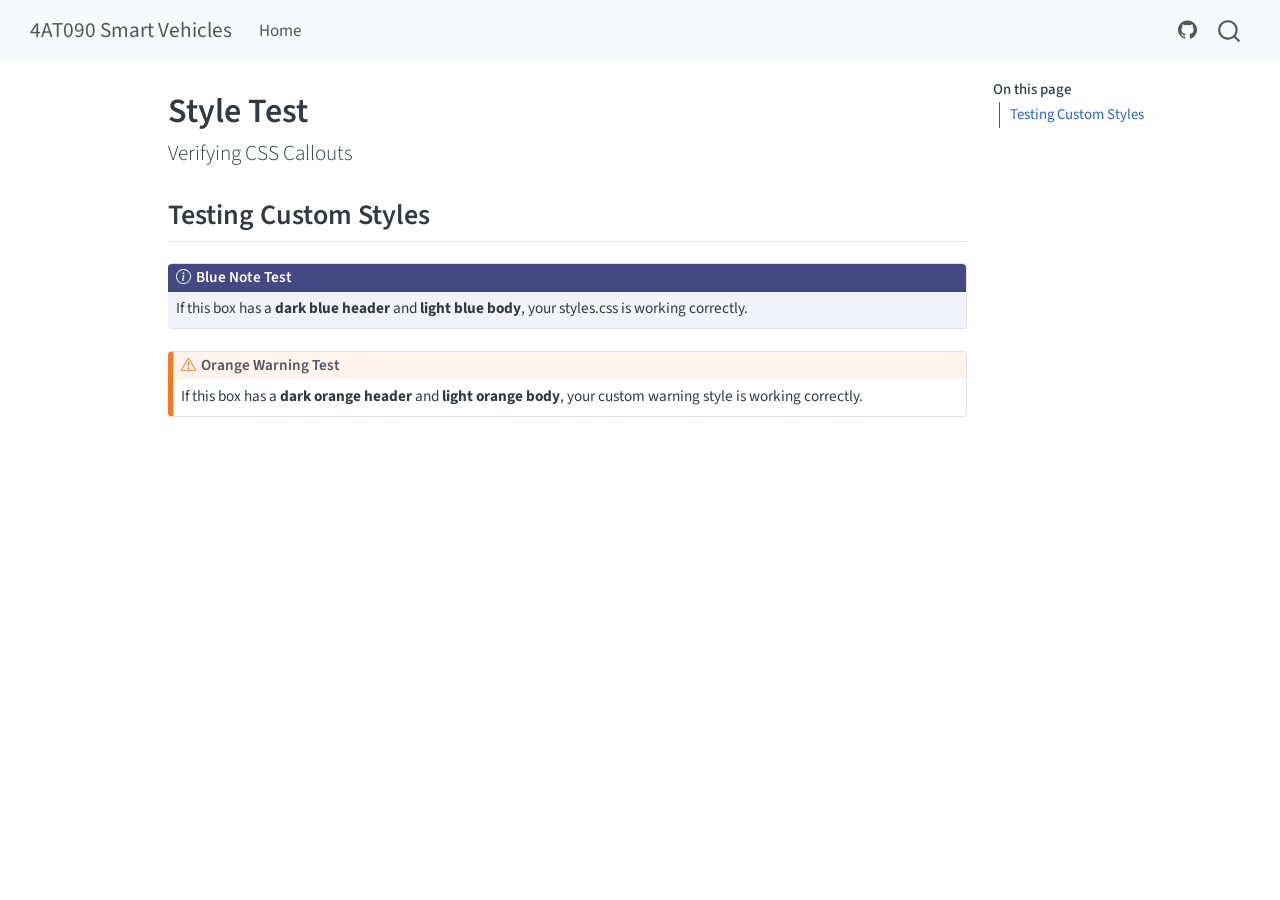
<file: Sample.html>
<!DOCTYPE html>
<html xmlns="http://www.w3.org/1999/xhtml" lang="en" xml:lang="en"><head>

<meta charset="utf-8">
<meta name="generator" content="quarto-1.11.9">

<meta name="viewport" content="width=device-width, initial-scale=1.0, user-scalable=yes">


<title>Style Test – 4AT090 Smart Vehicles</title>
<style>
/* Default styles provided by pandoc.
** See https://pandoc.org/MANUAL.html#variables-for-html for config info.
*/
span.smallcaps{font-variant: small-caps;}
div.columns{display: flex; gap: 1.5em;}
div.column{flex: auto;}
@media screen {
div.columns{gap: min(4vw, 1.5em);}
div.column{overflow-x: auto;}
}
div.hanging-indent{margin-left: 1.5em; text-indent: -1.5em;}
ul.task-list{list-style: none;}
ul.task-list li input[type="checkbox"] {
  width: 0.8em;
  margin: 0 0.8em 0.2em -1em; /* quarto-specific, see https://github.com/quarto-dev/quarto-cli/issues/4556 */ 
  vertical-align: middle;
}
</style>


<script src="site_libs/quarto-nav/quarto-nav.js"></script>
<script src="site_libs/quarto-nav/headroom.min.js"></script>
<script src="site_libs/clipboard/clipboard.min.js"></script>
<script src="site_libs/quarto-search/autocomplete.umd.js"></script>
<script src="site_libs/quarto-search/fuse.min.js"></script>
<script src="site_libs/quarto-search/quarto-search.js"></script>
<meta name="quarto:offset" content="./">
<script src="site_libs/quarto-html/quarto.js" type="module"></script>
<script src="site_libs/quarto-html/tabsets/tabsets.js" type="module"></script>
<script src="site_libs/quarto-html/scrollable-regions/scrollable-regions.js" type="module"></script>
<script src="site_libs/quarto-html/popper.min.js"></script>
<script src="site_libs/quarto-html/tippy.umd.min.js"></script>
<script src="site_libs/quarto-html/anchor.min.js"></script>
<link href="site_libs/quarto-html/tippy.css" rel="stylesheet">
<link href="site_libs/quarto-html/quarto-syntax-highlighting-63b5708e65d6cd79cd7618c58d0c21e7.css" rel="stylesheet" id="quarto-text-highlighting-styles">
<script src="site_libs/bootstrap/bootstrap.min.js"></script>
<link href="site_libs/bootstrap/bootstrap-icons.css" rel="stylesheet">
<link href="site_libs/bootstrap/bootstrap-11dfed304549e7d9db55013033367f26.min.css" rel="stylesheet" append-hash="true" id="quarto-bootstrap" data-mode="light">
<script id="quarto-search-options" type="application/json">{
  "location": "navbar",
  "copy-button": false,
  "collapse-after": 3,
  "panel-placement": "end",
  "type": "overlay",
  "limit": 50,
  "keyboard-shortcut": [
    "f",
    "/",
    "s"
  ],
  "show-item-context": false,
  "language": {
    "search-no-results-text": "No results",
    "search-matching-documents-text": "matching documents",
    "search-copy-link-title": "Copy link to search",
    "search-hide-matches-text": "Hide additional matches",
    "search-more-match-text": "more match in this document",
    "search-more-matches-text": "more matches in this document",
    "search-clear-button-title": "Clear",
    "search-text-placeholder": "",
    "search-detached-cancel-button-title": "Cancel",
    "search-submit-button-title": "Submit",
    "search-label": "Search"
  }
}</script>


<link rel="stylesheet" href="styles.css">
</head>

<body class="nav-fixed quarto-light"><a id="quarto-skip-link" class="visually-hidden-focusable" href="#quarto-document-content">Skip to main content</a>

<div id="quarto-search-results"></div>
  <header id="quarto-header" class="headroom fixed-top">
    <nav class="navbar navbar-expand-lg " data-bs-theme="dark" aria-label="Site">
      <div class="navbar-container container-fluid">
      <div class="navbar-brand-container mx-auto">
    <a class="navbar-brand" href="./index.html">
    <span class="navbar-title">4AT090 Smart Vehicles</span>
    </a>
  </div>
          <button class="navbar-toggler" type="button" data-bs-toggle="collapse" data-bs-target="#navbarCollapse" aria-controls="navbarCollapse" aria-expanded="false" aria-label="Toggle navigation" onclick="if (window.quartoToggleHeadroom) { window.quartoToggleHeadroom(); }">
  <span class="navbar-toggler-icon"></span>
</button>
          <div class="collapse navbar-collapse" id="navbarCollapse">
            <ul class="navbar-nav navbar-nav-scroll me-auto">
  <li class="nav-item">
    <a class="nav-link" href="./index.html"> 
<span class="menu-text">Home</span></a>
  </li>  
</ul>
            <ul class="navbar-nav navbar-nav-scroll ms-auto">
  <li class="nav-item compact">
    <a class="nav-link" href="https://github.com/robertvs333/smart-vehicles"> <i class="bi bi-github" role="img">
</i> 
<span class="menu-text"></span></a>
  </li>  
</ul>
          </div> <!-- /navcollapse -->
            <div class="quarto-navbar-tools">
</div>
            <div id="quarto-search" class="" title="Search"></div>
      </div> <!-- /container-fluid -->
    </nav>
</header>
<!-- content -->
<div id="quarto-content" class="quarto-container page-columns page-rows-contents page-layout-article page-navbar">
<!-- sidebar -->
<!-- margin-sidebar -->
    <div id="quarto-margin-sidebar" class="sidebar margin-sidebar">
        <nav id="TOC" role="doc-toc" aria-labelledby="toc-title" class="toc-active">
    <h2 id="toc-title">On this page</h2>
   
  <ul>
  <li><a href="#testing-custom-styles" id="toc-testing-custom-styles" class="nav-link active" data-scroll-target="#testing-custom-styles">Testing Custom Styles</a></li>
  </ul>
</nav>
    </div>
<!-- main -->
<main class="content" id="quarto-document-content" tabindex="-1">

<header id="title-block-header" class="quarto-title-block default">
<div class="quarto-title">
<h1 class="title">Style Test</h1>
<p class="subtitle lead">Verifying CSS Callouts</p>
</div>



<div class="quarto-title-meta">

    
  
    
  </div>
  


</header>


<section id="testing-custom-styles" class="level2">
<h2 class="anchored" data-anchor-id="testing-custom-styles">Testing Custom Styles</h2>
<div class="callout callout-style-default callout-note callout-titled">
<div class="callout-header d-flex align-content-center">
<div class="callout-icon-container">
<i class="callout-icon"></i>
</div>
<div class="callout-title-container flex-fill">
<span class="screen-reader-only">Note</span>Blue Note Test
</div>
</div>
<div class="callout-body-container callout-body">
<p>If this box has a <strong>dark blue header</strong> and <strong>light blue body</strong>, your styles.css is working correctly.</p>
</div>
</div>
<div class="callout callout-style-default callout-warning callout-titled">
<div class="callout-header d-flex align-content-center">
<div class="callout-icon-container">
<i class="callout-icon"></i>
</div>
<div class="callout-title-container flex-fill">
<span class="screen-reader-only">Warning</span>Orange Warning Test
</div>
</div>
<div class="callout-body-container callout-body">
<p>If this box has a <strong>dark orange header</strong> and <strong>light orange body</strong>, your custom warning style is working correctly.</p>
</div>
</div>


</section>

</main> <!-- /main -->
<script id="quarto-html-after-body" type="application/javascript">
  window.document.addEventListener("DOMContentLoaded", function (event) {
    const icon = "";
    const anchorJS = new window.AnchorJS();
    anchorJS.options = {
      placement: 'right',
      icon: icon
    };
    anchorJS.add('.anchored');
    const isCodeAnnotation = (el) => {
      for (const clz of el.classList) {
        if (clz.startsWith('code-annotation-')) {                     
          return true;
        }
      }
      return false;
    }
    const onCopySuccess = function(e) {
      // button target
      const button = e.trigger;
      // don't keep focus
      button.blur();
      // flash "checked"
      button.classList.add('code-copy-button-checked');
      var currentTitle = button.getAttribute("title");
      button.setAttribute("title", "Copied!");
      let tooltip;
      if (window.bootstrap) {
        button.setAttribute("data-bs-toggle", "tooltip");
        button.setAttribute("data-bs-placement", "left");
        button.setAttribute("data-bs-title", "Copied!");
        tooltip = new bootstrap.Tooltip(button, 
          { trigger: "manual", 
            customClass: "code-copy-button-tooltip",
            offset: [0, -8]});
        tooltip.show();    
      }
      setTimeout(function() {
        if (tooltip) {
          tooltip.hide();
          button.removeAttribute("data-bs-title");
          button.removeAttribute("data-bs-toggle");
          button.removeAttribute("data-bs-placement");
        }
        button.setAttribute("title", currentTitle);
        button.classList.remove('code-copy-button-checked');
      }, 1000);
      // clear code selection
      e.clearSelection();
    }
    const getTextToCopy = function(trigger) {
      const outerScaffold = trigger.parentElement.cloneNode(true);
      const codeEl = outerScaffold.querySelector('code');
      for (const childEl of codeEl.children) {
        if (isCodeAnnotation(childEl)) {
          childEl.remove();
        }
      }
      return codeEl.innerText;
    }
    const clipboard = new window.ClipboardJS('.code-copy-button:not([data-in-quarto-modal])', {
      text: getTextToCopy
    });
    clipboard.on('success', onCopySuccess);
    if (window.document.getElementById('quarto-embedded-source-code-modal')) {
      const clipboardModal = new window.ClipboardJS('.code-copy-button[data-in-quarto-modal]', {
        text: getTextToCopy,
        container: window.document.getElementById('quarto-embedded-source-code-modal')
      });
      clipboardModal.on('success', onCopySuccess);
    }
      var localhostRegex = new RegExp(/^(?:http|https):\/\/localhost\:?[0-9]*\//);
      var mailtoRegex = new RegExp(/^mailto:/);
        var filterRegex = new RegExp("https:\/\/robertvs333\.github\.io\/smart-vehicles\/");
      var isInternal = (href) => {
          return filterRegex.test(href) || localhostRegex.test(href) || mailtoRegex.test(href);
      }
      // Inspect non-navigation links and adorn them if external
      window.quartoDecorateExternalLinks = function (root) {
     var links = (root || window.document).querySelectorAll('a[href]:not(.nav-link):not(.navbar-brand):not(.toc-action):not(.sidebar-link):not(.sidebar-item-toggle):not(.pagination-link):not(.no-external):not([aria-hidden]):not(.dropdown-item):not(.quarto-navigation-tool):not(.about-link)');
      for (var i=0; i<links.length; i++) {
        const link = links[i];
        if (!isInternal(link.href)) {
          // undo the damage that might have been done by quarto-nav.js in the case of
          // links that we want to consider external
          if (link.dataset.originalHref !== undefined) {
            link.href = link.dataset.originalHref;
          }
          if (!link.classList.contains('no-external-icon')) {
          }
        }
      }
      };
      window.quartoDecorateExternalLinks(window.document);
    // Esc closes the popup (WCAG 1.4.13) and focus leaving both trigger and
    // popup closes it (WCAG 2.4.11); tippy handles neither for interactive popups.
    const hideOnEscAndFocusOut = {
      name: 'hideOnEscAndFocusOut',
      defaultValue: true,
      fn(instance) {
        const dismiss = () => {
          // A show scheduled by the trigger delay would otherwise reopen it
          instance.clearDelayTimeouts();
          instance.hide();
        };
        const onKeyDown = (event) => {
          if (event.key !== 'Escape') {
            return;
          }
          // Keep Esc from also reaching page handlers (e.g. reveal.js overview),
          // except an open reveal.js slide menu, which Esc should close too.
          // The menu handles keys only when its keyboard option is on.
          const menuHandlesEsc = window.Reveal?.getPlugin?.('menu')?.isOpen() &&
            window.Reveal.getConfig().menu?.keyboard !== false;
          if (!menuHandlesEsc) {
            event.stopPropagation();
          }
          if (instance.popper.contains(window.document.activeElement)) {
            // Disabled while refocusing so the focus trigger does not reopen it
            instance.disable();
            instance.reference.focus();
            instance.enable();
          }
          dismiss();
        };
        const onFocusOut = (event) => {
          const target = event.relatedTarget;
          if (target && !instance.reference.contains(target) &&
              !instance.popper.contains(target)) {
            dismiss();
          }
        };
        // On the trigger too: a click trigger (code-annotations: select) has no
        // blur handling. Attached for the instance's lifetime so leaving the
        // trigger also cancels a show still pending on the trigger delay.
        instance.reference.addEventListener('focusout', onFocusOut);
        return {
          onShow() {
            window.document.addEventListener('keydown', onKeyDown, true);
            instance.popper.addEventListener('focusout', onFocusOut);
          },
          onHide() {
            window.document.removeEventListener('keydown', onKeyDown, true);
            instance.popper.removeEventListener('focusout', onFocusOut);
          },
          onDestroy() {
            instance.reference.removeEventListener('focusout', onFocusOut);
          },
        };
      },
    };
    function tippyHover(el, contentFn, onTriggerFn, onUntriggerFn) {
      const config = {
        allowHTML: true,
        maxWidth: 500,
        delay: 100,
        arrow: false,
        appendTo: function(el) {
            return el.parentElement;
        },
        interactive: true,
        interactiveBorder: 10,
        theme: 'quarto',
        placement: 'bottom-start',
        plugins: [hideOnEscAndFocusOut],
      };
      if (contentFn) {
        config.content = contentFn;
      }
      if (onTriggerFn) {
        config.onTrigger = onTriggerFn;
      }
      if (onUntriggerFn) {
        config.onUntrigger = onUntriggerFn;
      }
      window.tippy(el, config); 
    }
    const noterefs = window.document.querySelectorAll('a[role="doc-noteref"]');
    for (var i=0; i<noterefs.length; i++) {
      const ref = noterefs[i];
      tippyHover(ref, function() {
        // use id or data attribute instead here
        let href = ref.getAttribute('data-footnote-href') || ref.getAttribute('href');
        try { href = new URL(href).hash; } catch {}
        const id = href.replace(/^#\/?/, "");
        const note = window.document.getElementById(id);
        if (note) {
          return note.innerHTML;
        } else {
          return "";
        }
      });
    }
    const xrefs = window.document.querySelectorAll('a.quarto-xref');
    const processXRef = (id, note) => {
      // Strip column container classes
      const stripColumnClz = (el) => {
        el.classList.remove("page-full", "page-columns");
        if (el.children) {
          for (const child of el.children) {
            stripColumnClz(child);
          }
        }
      }
      stripColumnClz(note)
      if (id === null || id.startsWith('sec-')) {
        // Special case sections, only their first couple elements
        const container = document.createElement("div");
        if (note.children && note.children.length > 2) {
          container.appendChild(note.children[0].cloneNode(true));
          for (let i = 1; i < note.children.length; i++) {
            const child = note.children[i];
            if (child.tagName === "P" && child.innerText === "") {
              continue;
            } else {
              container.appendChild(child.cloneNode(true));
              break;
            }
          }
          if (window.Quarto?.typesetMath) {
            window.Quarto.typesetMath(container);
          }
          return container.innerHTML
        } else {
          if (window.Quarto?.typesetMath) {
            window.Quarto.typesetMath(note);
          }
          return note.innerHTML;
        }
      } else {
        // Remove any anchor links if they are present
        const anchorLink = note.querySelector('a.anchorjs-link');
        if (anchorLink) {
          anchorLink.remove();
        }
        if (window.Quarto?.typesetMath) {
          window.Quarto.typesetMath(note);
        }
        if (note.classList.contains("callout")) {
          return note.outerHTML;
        } else {
          return note.innerHTML;
        }
      }
    }
    for (var i=0; i<xrefs.length; i++) {
      const xref = xrefs[i];
      tippyHover(xref, undefined, function(instance) {
        instance.disable();
        let url = xref.getAttribute('href');
        let hash = undefined; 
        if (url.startsWith('#')) {
          hash = url;
        } else {
          try { hash = new URL(url).hash; } catch {}
        }
        if (hash) {
          const id = hash.replace(/^#\/?/, "");
          const note = window.document.getElementById(id);
          if (note !== null) {
            try {
              const html = processXRef(id, note.cloneNode(true));
              instance.setContent(html);
            } finally {
              instance.enable();
              instance.show();
            }
          } else {
            // See if we can fetch this
            fetch(url.split('#')[0])
            .then(res => res.text())
            .then(html => {
              const parser = new DOMParser();
              const htmlDoc = parser.parseFromString(html, "text/html");
              const note = htmlDoc.getElementById(id);
              if (note !== null) {
                const html = processXRef(id, note);
                instance.setContent(html);
              } 
            }).finally(() => {
              instance.enable();
              instance.show();
            });
          }
        } else {
          // See if we can fetch a full url (with no hash to target)
          // This is a special case and we should probably do some content thinning / targeting
          fetch(url)
          .then(res => res.text())
          .then(html => {
            const parser = new DOMParser();
            const htmlDoc = parser.parseFromString(html, "text/html");
            const note = htmlDoc.querySelector('main.content');
            if (note !== null) {
              // This should only happen for chapter cross references
              // (since there is no id in the URL)
              // remove the first header
              if (note.children.length > 0 && note.children[0].tagName === "HEADER") {
                note.children[0].remove();
              }
              const html = processXRef(null, note);
              instance.setContent(html);
            } 
          }).finally(() => {
            instance.enable();
            instance.show();
          });
        }
      }, function(instance) {
      });
    }
        let selectedAnnoteEl;
        const selectorForAnnotation = ( cell, annotation) => {
          let cellAttr = 'data-code-cell="' + cell + '"';
          let lineAttr = 'data-code-annotation="' +  annotation + '"';
          const selector = 'span[' + cellAttr + '][' + lineAttr + ']';
          return selector;
        }
        const selectCodeLines = (annoteEl) => {
          const doc = window.document;
          const targetCell = annoteEl.getAttribute("data-target-cell");
          const targetAnnotation = annoteEl.getAttribute("data-target-annotation");
          const annoteSpan = window.document.querySelector(selectorForAnnotation(targetCell, targetAnnotation));
          const lines = annoteSpan.getAttribute("data-code-lines").split(",");
          const lineIds = lines.map((line) => {
            return targetCell + "-" + line;
          })
          // Each band is positioned against its own containing block, which is
          // not the offsetParent of the lines, so place it from client rects.
          const placeBand = (band, firstEl, lastEl, codeBlock) => {
            const container = band.offsetParent;
            if (container === null) {
              return;
            }
            const containerRect = container.getBoundingClientRect();
            // Reveal.js scales slides with a transform, so convert client
            // pixels back to the CSS pixels of the container.
            const scale = containerRect.height / container.offsetHeight || 1;
            const firstRect = firstEl.getBoundingClientRect();
            const lastRect = lastEl.getBoundingClientRect();
            const top = (firstRect.top - containerRect.top) / scale - container.clientTop + container.scrollTop;
            const height = (lastRect.bottom - firstRect.top) / scale;
            band.style.top = top - 2 + "px";
            band.style.height = height + 4 + "px";
            if (codeBlock) {
              // Without the copy button wrapper, the containing block is wider
              // than the code block, so span the code block explicitly.
              const blockRect = codeBlock.getBoundingClientRect();
              band.style.left = (blockRect.left - containerRect.left) / scale - container.clientLeft + container.scrollLeft + "px";
              band.style.width = blockRect.width / scale + "px";
            }
          };
          if (lineIds.length > 0) {
            const el = window.document.getElementById(lineIds[0]);
            const lastEl = window.document.getElementById(lineIds[lineIds.length - 1]);
            const parent = el.parentElement.parentElement;
            // cook up a div (if necessary) and position it
            let div = window.document.getElementById("code-annotation-line-highlight");
            if (div === null) {
              div = window.document.createElement("div");
              div.setAttribute("id", "code-annotation-line-highlight");
              div.style.position = 'absolute';
              parent.appendChild(div);
            }
            placeBand(div, el, lastEl, parent.closest("div.sourceCode") || parent);
            let gutterDiv = window.document.getElementById("code-annotation-line-highlight-gutter");
            if (gutterDiv === null) {
              gutterDiv = window.document.createElement("div");
              gutterDiv.setAttribute("id", "code-annotation-line-highlight-gutter");
              gutterDiv.style.position = 'absolute';
              const codeCell = window.document.getElementById(targetCell);
              const gutter = codeCell.querySelector('.code-annotation-gutter');
              gutter.appendChild(gutterDiv);
            }
            placeBand(gutterDiv, el, lastEl);
            selectedAnnoteEl = annoteEl;
          }
        };
        const unselectCodeLines = () => {
          const elementsIds = ["code-annotation-line-highlight", "code-annotation-line-highlight-gutter"];
          elementsIds.forEach((elId) => {
            const div = window.document.getElementById(elId);
            if (div) {
              div.remove();
            }
          });
          selectedAnnoteEl = undefined;
        };
          // Handle positioning of the toggle
      window.addEventListener(
        "resize",
        throttle(() => {
          elRect = undefined;
          if (selectedAnnoteEl) {
            selectCodeLines(selectedAnnoteEl);
          }
        }, 10)
      );
      function throttle(fn, ms) {
      let throttle = false;
      let timer;
        return (...args) => {
          if(!throttle) { // first call gets through
              fn.apply(this, args);
              throttle = true;
          } else { // all the others get throttled
              if(timer) clearTimeout(timer); // cancel #2
              timer = setTimeout(() => {
                fn.apply(this, args);
                timer = throttle = false;
              }, ms);
          }
        };
      }
        // Attach click handler to the DT
        const annoteDls = window.document.querySelectorAll('dt[data-target-cell]');
        for (const annoteDlNode of annoteDls) {
          annoteDlNode.addEventListener('click', (event) => {
            const clickedEl = event.target;
            if (clickedEl !== selectedAnnoteEl) {
              unselectCodeLines();
              const activeEl = window.document.querySelector('dt[data-target-cell].code-annotation-active');
              if (activeEl) {
                activeEl.classList.remove('code-annotation-active');
              }
              selectCodeLines(clickedEl);
              clickedEl.classList.add('code-annotation-active');
            } else {
              // Unselect the line
              unselectCodeLines();
              clickedEl.classList.remove('code-annotation-active');
            }
          });
        }
    const findCites = (el) => {
      const parentEl = el.parentElement;
      if (parentEl) {
        const cites = parentEl.dataset.cites;
        if (cites) {
          return {
            el,
            cites: cites.split(' ')
          };
        } else {
          return findCites(el.parentElement)
        }
      } else {
        return undefined;
      }
    };
    var bibliorefs = window.document.querySelectorAll('a[role="doc-biblioref"]');
    for (var i=0; i<bibliorefs.length; i++) {
      const ref = bibliorefs[i];
      const citeInfo = findCites(ref);
      if (citeInfo) {
        tippyHover(citeInfo.el, function() {
          var popup = window.document.createElement('div');
          citeInfo.cites.forEach(function(cite) {
            var citeDiv = window.document.createElement('div');
            citeDiv.classList.add('hanging-indent');
            citeDiv.classList.add('csl-entry');
            var biblioDiv = window.document.getElementById('ref-' + cite);
            if (biblioDiv) {
              citeDiv.innerHTML = biblioDiv.innerHTML;
            }
            popup.appendChild(citeDiv);
          });
          return popup.innerHTML;
        });
      }
    }
  });
  </script>
  <script type="application/javascript">
  window.quartoScrollableRegionsLabels = {"code":"Scrollable code","output":"Scrollable output"};
  </script>
</div> <!-- /content -->




</body></html>
</file>
<file: site_libs/quarto-html/tippy.css>
.tippy-box[data-animation=fade][data-state=hidden]{opacity:0}[data-tippy-root]{max-width:calc(100vw - 10px)}.tippy-box{position:relative;background-color:#333;color:#fff;border-radius:4px;font-size:14px;line-height:1.4;white-space:normal;outline:0;transition-property:transform,visibility,opacity}.tippy-box[data-placement^=top]>.tippy-arrow{bottom:0}.tippy-box[data-placement^=top]>.tippy-arrow:before{bottom:-7px;left:0;border-width:8px 8px 0;border-top-color:initial;transform-origin:center top}.tippy-box[data-placement^=bottom]>.tippy-arrow{top:0}.tippy-box[data-placement^=bottom]>.tippy-arrow:before{top:-7px;left:0;border-width:0 8px 8px;border-bottom-color:initial;transform-origin:center bottom}.tippy-box[data-placement^=left]>.tippy-arrow{right:0}.tippy-box[data-placement^=left]>.tippy-arrow:before{border-width:8px 0 8px 8px;border-left-color:initial;right:-7px;transform-origin:center left}.tippy-box[data-placement^=right]>.tippy-arrow{left:0}.tippy-box[data-placement^=right]>.tippy-arrow:before{left:-7px;border-width:8px 8px 8px 0;border-right-color:initial;transform-origin:center right}.tippy-box[data-inertia][data-state=visible]{transition-timing-function:cubic-bezier(.54,1.5,.38,1.11)}.tippy-arrow{width:16px;height:16px;color:#333}.tippy-arrow:before{content:"";position:absolute;border-color:transparent;border-style:solid}.tippy-content{position:relative;padding:5px 9px;z-index:1}
</file>
<file: site_libs/quarto-html/quarto-syntax-highlighting-63b5708e65d6cd79cd7618c58d0c21e7.css>
/* quarto syntax highlight colors */
:root {
  --quarto-hl-ot-color: #003B4F;
  --quarto-hl-at-color: #657422;
  --quarto-hl-ss-color: #20794D;
  --quarto-hl-an-color: #5E5E5E;
  --quarto-hl-fu-color: #4758AB;
  --quarto-hl-st-color: #20794D;
  --quarto-hl-cf-color: #003B4F;
  --quarto-hl-op-color: #5E5E5E;
  --quarto-hl-er-color: #AD0000;
  --quarto-hl-bn-color: #AD0000;
  --quarto-hl-al-color: #AD0000;
  --quarto-hl-va-color: #111111;
  --quarto-hl-bu-color: inherit;
  --quarto-hl-ex-color: inherit;
  --quarto-hl-pp-color: #AD0000;
  --quarto-hl-in-color: #5E5E5E;
  --quarto-hl-vs-color: #20794D;
  --quarto-hl-wa-color: #5E5E5E;
  --quarto-hl-do-color: #5E5E5E;
  --quarto-hl-im-color: #00769E;
  --quarto-hl-ch-color: #20794D;
  --quarto-hl-dt-color: #AD0000;
  --quarto-hl-fl-color: #AD0000;
  --quarto-hl-co-color: #5E5E5E;
  --quarto-hl-cv-color: #5E5E5E;
  --quarto-hl-cn-color: #8f5902;
  --quarto-hl-sc-color: #5E5E5E;
  --quarto-hl-dv-color: #AD0000;
  --quarto-hl-kw-color: #003B4F;
}

/* other quarto variables */
:root {
  --quarto-font-monospace: SFMono-Regular, Menlo, Monaco, Consolas, "Liberation Mono", "Courier New", monospace;
}

/* syntax highlight based on Pandoc's rules */
pre > code.sourceCode > span {
  color: #003B4F;
}

code.sourceCode > span {
  color: #003B4F;
}

div.sourceCode,
div.sourceCode pre.sourceCode {
  color: #003B4F;
}

/* Normal */
code span {
  color: #003B4F;
}

/* Alert */
code span.al {
  color: #AD0000;
  font-style: inherit;
}

/* Annotation */
code span.an {
  color: #5E5E5E;
  font-style: inherit;
}

/* Attribute */
code span.at {
  color: #657422;
  font-style: inherit;
}

/* BaseN */
code span.bn {
  color: #AD0000;
  font-style: inherit;
}

/* BuiltIn */
code span.bu {
  font-style: inherit;
}

/* ControlFlow */
code span.cf {
  color: #003B4F;
  font-weight: bold;
  font-style: inherit;
}

/* Char */
code span.ch {
  color: #20794D;
  font-style: inherit;
}

/* Constant */
code span.cn {
  color: #8f5902;
  font-style: inherit;
}

/* Comment */
code span.co {
  color: #5E5E5E;
  font-style: inherit;
}

/* CommentVar */
code span.cv {
  color: #5E5E5E;
  font-style: italic;
}

/* Documentation */
code span.do {
  color: #5E5E5E;
  font-style: italic;
}

/* DataType */
code span.dt {
  color: #AD0000;
  font-style: inherit;
}

/* DecVal */
code span.dv {
  color: #AD0000;
  font-style: inherit;
}

/* Error */
code span.er {
  color: #AD0000;
  font-style: inherit;
}

/* Extension */
code span.ex {
  font-style: inherit;
}

/* Float */
code span.fl {
  color: #AD0000;
  font-style: inherit;
}

/* Function */
code span.fu {
  color: #4758AB;
  font-style: inherit;
}

/* Import */
code span.im {
  color: #00769E;
  font-style: inherit;
}

/* Information */
code span.in {
  color: #5E5E5E;
  font-style: inherit;
}

/* Keyword */
code span.kw {
  color: #003B4F;
  font-weight: bold;
  font-style: inherit;
}

/* Operator */
code span.op {
  color: #5E5E5E;
  font-style: inherit;
}

/* Other */
code span.ot {
  color: #003B4F;
  font-style: inherit;
}

/* Preprocessor */
code span.pp {
  color: #AD0000;
  font-style: inherit;
}

/* SpecialChar */
code span.sc {
  color: #5E5E5E;
  font-style: inherit;
}

/* SpecialString */
code span.ss {
  color: #20794D;
  font-style: inherit;
}

/* String */
code span.st {
  color: #20794D;
  font-style: inherit;
}

/* Variable */
code span.va {
  color: #111111;
  font-style: inherit;
}

/* VerbatimString */
code span.vs {
  color: #20794D;
  font-style: inherit;
}

/* Warning */
code span.wa {
  color: #5E5E5E;
  font-style: italic;
}

.prevent-inlining {
  content: "</";
}

/*# sourceMappingURL=054cc16b9e9817627be6994582d2ffb5.css.map */
</file>
<file: styles.css>
/* styles.css */
div.callout-note {
  border-left: none !important;
  border: 1px solid #24296e;
  border-radius: 0.25rem;
  overflow: hidden;
}
div.callout-note .callout-header {
  background-color: #24296e !important; 
  color: white !important;
  font-weight: bold;
}
div.callout-note .callout-body-container {
  background-color: #f2f3f9 !important;
  padding-left: 1em;
  padding-right: 1em;
}
div.callout-note .callout-icon {
  filter: brightness(0) invert(1);
}
.callout-warning.callout-style-custom {
  border: 1px solid #e65100 !important;
  border-left: none !important;
  border-radius: 0.25rem !important;
  overflow: hidden !important;
  --callout-color: #e65100 !important; 
  --callout-bg: #fff8e1 !important; 
}
.callout-warning.callout-style-custom .callout-header {
  background-color: #e65100 !important;
  color: white !important;
  font-weight: bold !important;
}
.callout-warning.callout-style-custom .callout-body-container {
  background-color: #fff8e1 !important;
  padding-left: 1em !important;
  padding-right: 1em !important;
}
.callout-warning.callout-style-custom .callout-icon {
  filter: brightness(0) invert(1) !important; 
}
</file>
